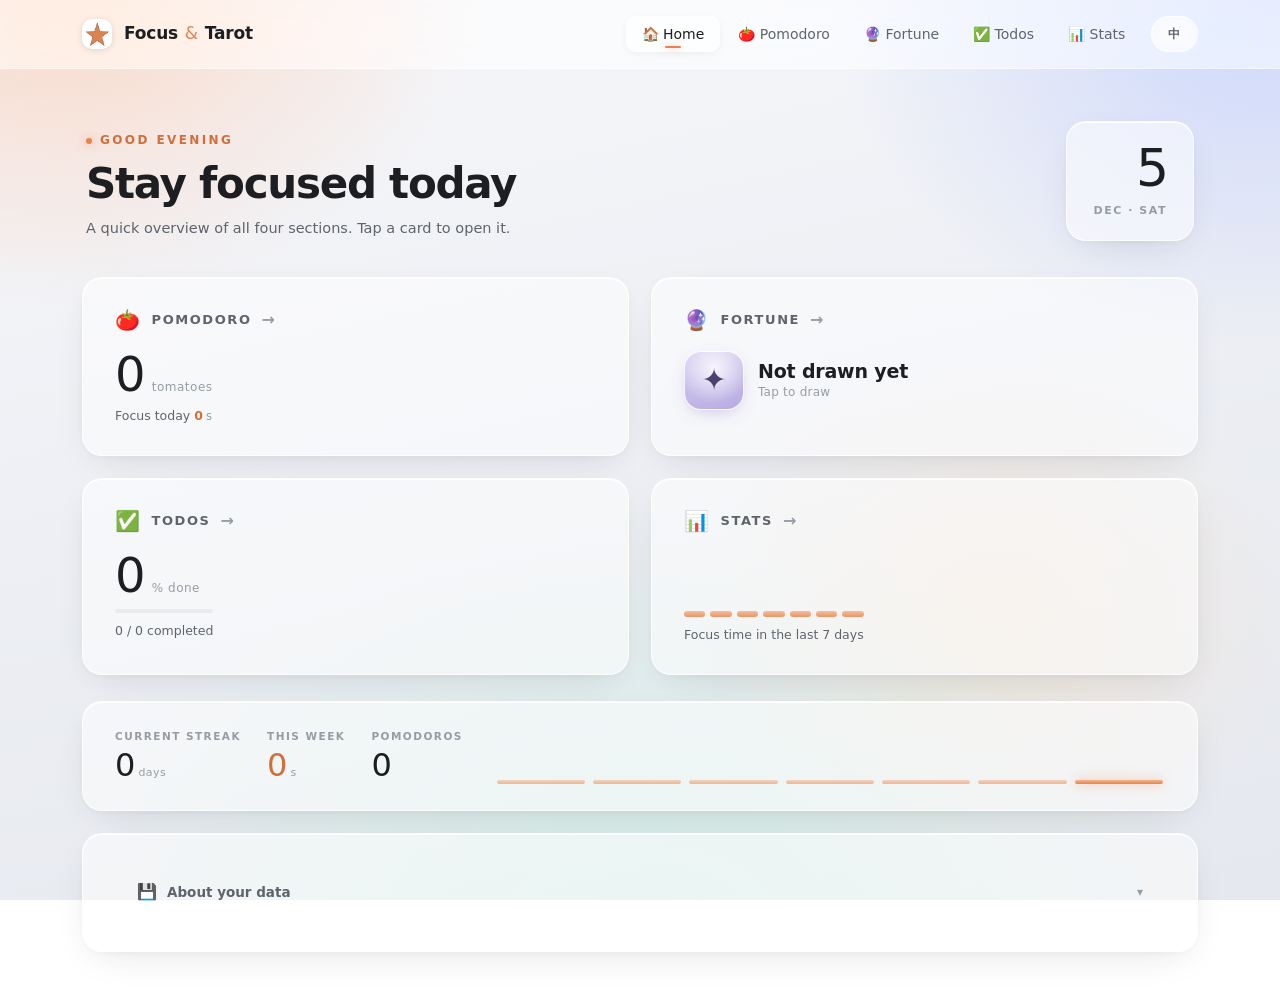
<file: index.html>
<!DOCTYPE html>
<html lang="en">

<head>
    <meta charset="UTF-8">
    <meta name="viewport" content="width=device-width, initial-scale=1.0, viewport-fit=cover">
    <title>Focus & Tarot · Focus Station</title>

    <link rel="manifest" href="./manifest.json">
    <meta name="theme-color" content="#E8834E">
    <meta name="mobile-web-app-capable" content="yes">
    <meta name="apple-mobile-web-app-capable" content="yes">
    <meta name="apple-mobile-web-app-status-bar-style" content="default">
    <meta name="apple-mobile-web-app-title" content="Focus & Tarot">
    <meta name="application-name" content="Focus & Tarot">

    <link rel="icon" type="image/png" sizes="800x800" href="./images/icon-800.png">
    <link rel="apple-touch-icon" sizes="800x800" href="./images/icon-800.png">
    <!-- 分享预览图 -->
    <meta property="og:type" content="website">
    <meta property="og:title" content="Focus & Tarot">
    <meta property="og:description" content="Pomodoro, daily tarot, todos, and focus stats. Everything stays in your browser.">
    <meta property="og:image" content="https://raw.githubusercontent.com/SerickQwQ/Focus-and-Tarot/refs/heads/main/images/og-cover.jpg">
    <meta property="og:image:width" content="1280">
    <meta property="og:image:height" content="719">
    <meta property="og:url" content="https://raw.githubusercontent.com/SerickQwQ/Focus-and-Tarot/refs/heads/main/images">

    <meta name="twitter:card" content="summary_large_image">
    <meta name="twitter:title" content="Focus & Tarot">
    <meta name="twitter:description" content="Pomodoro, daily tarot, todos, and focus stats.">
    <meta name="twitter:image" content="https://raw.githubusercontent.com/SerickQwQ/Focus-and-Tarot/refs/heads/main/images/og-cover.jpg">
    <link rel="stylesheet" href="./css/style.css?v=1">
    <style>
        .splash {
            position: fixed;
            inset: 0;
            z-index: 9999;
            display: flex;
            align-items: center;
            justify-content: center;
            background: radial-gradient(720px 580px at 4% -6%, rgba(255, 186, 148, .55), transparent 62%), radial-gradient(680px 560px at 98% 0%, rgba(172, 190, 255, .52), transparent 62%), radial-gradient(880px 700px at 50% 108%, rgba(178, 238, 214, .42), transparent 65%), linear-gradient(168deg, #F6F7FA 0%, #EDEFF4 48%, #E5E8EE 100%);
            transition: opacity .6s ease, visibility .6s ease;
        }
        
        .splash.hide {
            opacity: 0;
            visibility: hidden;
        }
        
        .splash-inner {
            display: flex;
            flex-direction: column;
            align-items: center;
            gap: 18px;
            padding: 24px;
            text-align: center;
        }
        
        .splash-icon {
            width: 88px;
            height: 88px;
            border-radius: 22px;
            display: block;
            box-shadow: 0 18px 40px -14px rgba(232, 131, 78, .55), 0 2px 10px -2px rgba(31, 33, 36, .14);
            animation: splashIconIn .9s cubic-bezier(.22, .9, .3, 1) both;
        }
        
        .splash-title {
            font-size: 17px;
            font-weight: 700;
            letter-spacing: -.01em;
            color: #1C1E22;
            animation: splashTitleIn .7s .12s cubic-bezier(.22, .9, .3, 1) both;
        }
        
        .splash-title .amp {
            color: #E8834E;
            font-weight: 500;
            margin: 0 1px;
        }
        
        .splash-bar {
            width: 120px;
            height: 3px;
            border-radius: 999px;
            background: rgba(31, 33, 36, .08);
            overflow: hidden;
            animation: splashTitleIn .7s .22s cubic-bezier(.22, .9, .3, 1) both;
        }
        
        .splash-bar-fill {
            height: 100%;
            width: 40%;
            border-radius: 999px;
            background: linear-gradient(90deg, #F5B48A, #D06F3C);
            box-shadow: 0 0 10px rgba(232, 131, 78, .55);
            animation: splashBar 1.1s ease-in-out infinite;
        }
        
        @keyframes splashIconIn {
            from {
                opacity: 0;
                transform: scale(.88) translateY(8px);
            }
            to {
                opacity: 1;
                transform: scale(1) translateY(0);
            }
        }
        
        @keyframes splashTitleIn {
            from {
                opacity: 0;
                transform: translateY(6px);
            }
            to {
                opacity: 1;
                transform: translateY(0);
            }
        }
        
        @keyframes splashBar {
            0% {
                transform: translateX(-100%);
            }
            100% {
                transform: translateX(260%);
            }
        }
        
        @keyframes splashBar {
            0% {
                transform: translateX(-100%);
            }
            100% {
                transform: translateX(260%);
            }
        }
        
        body.splash-lock {
            overflow: hidden;
        }
    </style>
</head>

<body>

    <header class="topbar">
        <div class="splash" id="splash">
            <div class="splash-inner">
                <img class="splash-icon" src="./images/icon-800.png" alt="" width="88" height="88" />
                <div class="splash-title">Focus <span class="amp">&amp;</span> Tarot</div>
                <div class="splash-bar">
                    <div class="splash-bar-fill"></div>
                </div>
            </div>
        </div>
        <div class="topbar-inner">
            <div class="logo">
                <img class="logo-icon" src="./images/icon-800.png" alt="" />
                <span class="logo-text">Focus <span class="amp">&amp;</span> Tarot</span>
            </div>
            <div class="topbar-right">
                <nav class="desktop-nav">
                    <button data-page="home" class="active" data-i18n="navHome">🏠 Home</button>
                    <button data-page="pomodoro" data-i18n="navPomodoro">🍅 Pomodoro</button>
                    <button data-page="fortune" data-i18n="navFortune">🔮 Fortune</button>
                    <button data-page="todos" data-i18n="navTodos">✅ Todos</button>
                    <button data-page="stats" data-i18n="navStats">📊 Stats</button>
                </nav>
                <button class="lang-toggle" id="lang-toggle" type="button" aria-label="Switch language">中</button>
            </div>
        </div>
    </header>

    <main class="app">

        <section id="home" class="page active">

            <div class="home-hero">
                <div class="hero-main">
                    <p class="hero-greeting" id="hero-greeting">Good morning</p>
                    <h1 class="hero-title" id="hero-title" data-i18n="homeTitle">Stay focused today</h1>
                    <p class="hero-sub" data-i18n="homeSub">A quick overview of all four sections. Tap a card to open it.</p>
                </div>
                <div class="hero-date">
                    <div class="hero-day" id="hero-day">10</div>
                    <div class="hero-month" id="hero-month">NOV · MON</div>
                </div>
            </div>

            <div class="overview-grid">
                <button class="overview-card" data-page="pomodoro">
        <div class="ov-head">
          <span class="ov-icon">🍅</span>
          <span class="ov-title" data-i18n="cardPomodoro">Pomodoro</span>
          <span class="ov-arrow">→</span>
        </div>
        <div class="ov-body">
          <div class="ov-big"><span id="ov-tomatoes">0</span><small data-i18n="tomatoCountUnit">tomatoes</small></div>
          <div class="ov-meta"><span data-i18n="focusTodayLabel">Focus today</span> <strong id="ov-minutes">0</strong><small id="ov-minutes-unit" data-i18n="minUnit">min</small></div>
        </div>
      </button>

                <button class="overview-card" data-page="fortune">
        <div class="ov-head">
          <span class="ov-icon">🔮</span>
          <span class="ov-title" data-i18n="cardFortune">Fortune</span>
          <span class="ov-arrow">→</span>
        </div>
        <div class="ov-body">
          <div class="ov-tarot">
            <span class="ov-tarot-symbol" id="ov-tarot-symbol">✦</span>
            <div>
              <div class="ov-tarot-name" id="ov-tarot-name">Not drawn yet</div>
              <div class="ov-tarot-key" id="ov-tarot-key">Tap to draw</div>
            </div>
          </div>
        </div>
      </button>

                <button class="overview-card" data-page="todos">
        <div class="ov-head">
          <span class="ov-icon">✅</span>
          <span class="ov-title" data-i18n="cardTodos">Todos</span>
          <span class="ov-arrow">→</span>
        </div>
        <div class="ov-body">
          <div class="ov-big"><span id="ov-rate">0</span><small data-i18n="percentComplete">% done</small></div>
          <div class="ov-progress"><div id="ov-progress-fill"></div></div>
          <div class="ov-meta" id="ov-todo-meta">0 / 0 completed</div>
        </div>
      </button>

                <button class="overview-card" data-page="stats">
        <div class="ov-head">
          <span class="ov-icon">📊</span>
          <span class="ov-title" data-i18n="cardStats">Stats</span>
          <span class="ov-arrow">→</span>
        </div>
        <div class="ov-body">
          <div class="ov-mini-chart" id="ov-mini-chart"></div>
          <div class="ov-meta" data-i18n="last7Days">Focus time in the last 7 days</div>
        </div>
      </button>
            </div>

            <div class="card week-card">
                <div class="week-strip">
                    <div class="week-stat-row">
                        <div class="week-stat">
                            <span class="week-stat-label" data-i18n="weekStreak">Current streak</span>
                            <span class="week-stat-val"><span id="week-streak">0</span><small data-i18n="dayUnit">days</small></span>
                        </div>
                        <div class="week-stat">
                            <span class="week-stat-label" data-i18n="weekTotal">This week</span>
                            <span class="week-stat-val accent"><span id="week-total">0</span><small id="week-total-unit" data-i18n="minUnit">min</small></span>
                        </div>
                        <div class="week-stat">
                            <span class="week-stat-label" data-i18n="weekTomato">Pomodoros</span>
                            <span class="week-stat-val"><span id="week-tomato">0</span><small data-i18n="countUnit"></small></span>
                        </div>
                    </div>
                    <div class="week-chart" id="week-chart"></div>
                </div>
            </div>

            <details class="card privacy-card">
                <summary class="privacy-summary">
                    <span class="privacy-ico">💾</span>
                    <span class="privacy-title only-zh">关于数据保存</span>
                    <span class="privacy-title only-en">About your data</span>
                    <span class="privacy-arrow">▾</span>
                </summary>
                <div class="privacy-body">
                    <div class="only-zh">
                        <p>本站数据全部保存在你的浏览器本地（localStorage），没有服务器，也不会上传到任何地方。</p>
                        <p class="privacy-sub">✅ 这些操作不会清空数据</p>
                        <ul>
                            <li>刷新页面，关闭后再打开同一地址</li>
                            <li>站内切换页面、切换语言、开关静音</li>
                            <li>删除单条待办（只影响那一条）</li>
                        </ul>
                        <p class="privacy-sub">⚠️ 这些操作会清空待办和专注记录</p>
                        <ul>
                            <li>浏览器「清除浏览数据」时勾选了网站数据 / Cookie</li>
                            <li>F12 开发者工具里删除本页的 Local Storage</li>
                            <li>无痕 / 隐私模式，关闭窗口后数据即丢弃</li>
                        </ul>
                        <p class="privacy-sub">⚠️ 数据还在，但看不到</p>
                        <ul>
                            <li>换浏览器或换设备（各存各的，不同步）</li>
                            <li>换访问地址：本地文件、localhost、GitHub Pages 域名互相隔离，看起来像数据没了，其实各自还在原来的地址</li>
                            <li>仓库改名导致 GitHub Pages 地址变化，也会被视为新地址</li>
                        </ul>
                        <p class="privacy-tip">💡 重要数据建议定期手动备份；用同一个浏览器、同一个地址访问，数据才是连续的。</p>
                    </div>
                    <div class="only-en">
                        <p>All data is stored locally in your browser (localStorage). No server, no uploads.</p>
                        <p class="privacy-sub">✅ These won't erase your data</p>
                        <ul>
                            <li>Refreshing, or closing and reopening the same URL</li>
                            <li>Switching pages, language or sound on this site</li>
                            <li>Deleting a single todo (only removes that one)</li>
                        </ul>
                        <p class="privacy-sub">⚠️ These will erase your todos and focus records</p>
                        <ul>
                            <li>Browser "Clear browsing data" with site data / cookies checked</li>
                            <li>Deleting this site's Local Storage via DevTools (F12)</li>
                            <li>Using incognito mode — data is dropped when the window closes</li>
                        </ul>
                        <p class="privacy-sub">⚠️ Data still exists but you can't see it</p>
                        <ul>
                            <li>Switching to another browser or device (each keeps its own copy)</li>
                            <li>Switching URL: file://, localhost, and the GitHub Pages domain are separate origins — it looks like data vanished, but each origin keeps its own copy</li>
                            <li>Renaming the repo changes the Pages URL, which is also treated as a new origin</li>
                        </ul>
                        <p class="privacy-tip">💡 Back up important data regularly. Use the same browser and same URL for continuity.</p>
                    </div>
                </div>
            </details>

        </section>

        <section id="pomodoro" class="page">
            <div class="page-head">
                <h1 data-i18n="pomodoroTitle">Pomodoro</h1>
                <p class="sub" data-i18n="pomodoroSub">Focus for a while, then take a good break.</p>
            </div>

            <div class="grid-2">
                <div class="card timer-card">
                    <div class="mode-tabs">
                        <button class="mode-tab active" data-mode="focus" data-i18n="focusMode">Focus</button>
                        <button class="mode-tab" data-mode="short" data-i18n="shortMode">Short break</button>
                        <button class="mode-tab" data-mode="long" data-i18n="longMode">Long break</button>
                    </div>
                    <div class="timer-wrap">
                        <svg class="timer-ring" viewBox="0 0 200 200" aria-hidden="true">
            <circle class="ring-bg" cx="100" cy="100" r="90"></circle>
            <circle class="ring-fg" id="ring-fg" cx="100" cy="100" r="90"></circle>
          </svg>
                        <div class="timer-text">
                            <div id="timer-display">25:00</div>
                            <div id="timer-label">Focusing</div>
                        </div>
                    </div>
                    <div class="timer-actions">
                        <button class="btn" id="btn-start">Start</button>
                        <button class="btn secondary" id="btn-reset" data-i18n="reset">Reset</button>
                    </div>
                </div>

                <div class="card">
                    <h2 data-i18n="currentFocus">This session</h2>
                    <label class="field-label" for="todo-select" data-i18n="linkTodo">Link a todo (optional)</label>
                    <select class="select" id="todo-select">
          <option value="" data-i18n="noLink">None</option>
        </select>

                    <div class="today-pill">
                        <span data-i18n="todayCompleted">Completed today</span>
                        <strong><span id="today-count">0</span><span data-i18n="tomatoUnit"> tomatoes</span></strong>
                    </div>

                    <div class="sound-row">
                        <span class="sound-label" data-i18n="soundLabel">End chime</span>
                        <button class="sound-toggle" id="sound-toggle" type="button" aria-label="Toggle sound">
            <span id="sound-icon">🔔</span>
            <span id="sound-text" data-i18n="soundOn">On</span>
          </button>
                    </div>

                    <p class="hint" data-i18n="focusHint">After a focus session, it will be recorded on the stats page and the linked todo gets +1 🍅</p>
                </div>
            </div>

            <div class="card duration-card">
                <h2 data-i18n="customDuration">Custom durations</h2>
                <div class="duration-grid">
                    <label>
          <span class="field-label" data-i18n="durationFocus">Focus (sec)</span>
          <input class="input" type="number" id="dur-focus" min="1" max="10800" step="1" value="1500" inputmode="numeric">
        </label>
                    <label>
          <span class="field-label" data-i18n="durationShort">Short break (sec)</span>
          <input class="input" type="number" id="dur-short" min="1" max="3600" step="1" value="300" inputmode="numeric">
        </label>
                    <label>
          <span class="field-label" data-i18n="durationLong">Long break (sec)</span>
          <input class="input" type="number" id="dur-long" min="1" max="3600" step="1" value="900" inputmode="numeric">
        </label>
                </div>
                <div class="duration-actions">
                    <button class="btn" id="btn-save-duration" data-i18n="saveSettings">Save</button>
                    <button class="btn secondary" id="btn-reset-duration" data-i18n="resetDefault">Reset to defaults</button>
                </div>
                <p class="hint" data-i18n="durationHint">Focus 1–10800 sec (up to 180 min), breaks 1–3600 sec (up to 60 min). Saving will reset the current timer if it's running.</p>
            </div>
        </section>

        <section id="fortune" class="page">
            <div class="page-head">
                <h1 data-i18n="fortuneTitle">Today's Fortune</h1>
                <p class="sub" data-i18n="fortuneSub">Draw one tarot card a day to check today's energy.</p>
            </div>

            <div class="card tarot-card-wrap">
                <div class="tarot-wrap">
                    <div class="tarot-card" id="tarot-card">
                        <div class="tarot-face tarot-back">
                            <span>✦</span><span>✦</span><span>✦</span>
                        </div>
                        <div class="tarot-face tarot-front">
                            <img class="tarot-img" id="tarot-img" alt="" />
                            <div class="tarot-front-label">
                                <div class="tarot-front-name" id="tarot-name"></div>
                                <div class="tarot-front-en" id="tarot-en"></div>
                            </div>
                        </div>
                    </div>
                </div>
                <button class="btn" id="btn-draw">Draw a card</button>
                <p class="tarot-daily-hint" id="tarot-daily-hint" hidden>You've already drawn today. Come back tomorrow.</p>
            </div>

            <div class="card reading-card">
                <h2 data-i18n="readingTitle">Interpretation</h2>
                <p class="keywords" id="tarot-keywords">Tap the button above to draw today's card.</p>
                <p class="reading" id="tarot-reading"></p>
            </div>
        </section>

        <section id="todos" class="page">
            <div class="page-head">
                <h1 data-i18n="todosTitle">Todo List</h1>
                <p class="sub" data-i18n="todosSub">Write down what you need to do and link it during focus.</p>
            </div>

            <div class="card">
                <div class="todo-input-row">
                    <input class="input" id="todo-input" type="text" maxlength="60" data-i18n-placeholder="todoPlaceholder" placeholder="What do you need to finish?">
                    <button class="btn" id="btn-add" data-i18n="addBtn">Add</button>
                </div>
                <div class="progress-line">
                    <div class="progress-track">
                        <div class="progress-fill" id="todo-progress-fill"></div>
                    </div>
                    <span id="todo-progress-text">0%</span>
                </div>
                <ul class="todo-list" id="todo-list"></ul>
                <p class="empty" id="todo-empty" data-i18n="emptyTodo">No todos yet. Add one to get started.</p>
            </div>
        </section>

        <section id="stats" class="page">
            <div class="page-head">
                <h1 data-i18n="statsTitle">Today's Overview</h1>
                <p class="sub" data-i18n="statsSub">A clear view of focus and completion.</p>
            </div>

            <div class="stat-grid">
                <div class="card stat-card">
                    <span class="stat-label" data-i18n="statFocusToday">Focus today</span>
                    <strong><span id="stat-minutes">0</span><small id="stat-minutes-unit" data-i18n="minUnit">min</small></strong>
                </div>
                <div class="card stat-card">
                    <span class="stat-label" data-i18n="statPomodorosToday">Pomodoros today</span>
                    <strong><span id="stat-tomatoes">0</span><small data-i18n="tomatoCountUnit">tomatoes</small></strong>
                </div>
                <div class="card stat-card">
                    <span class="stat-label" data-i18n="statTodoRate">Todo completion</span>
                    <strong><span id="stat-rate">0</span><small>%</small></strong>
                </div>
            </div>

            <div class="grid-2">
                <div class="card">
                    <h2 data-i18n="statLast7">Focus in last 7 days</h2>
                    <div class="bar-chart" id="bar-chart"></div>
                </div>
                <div class="card donut-card">
                    <h2 data-i18n="statTodoStatus">Todo completion</h2>
                    <div class="donut" id="donut-rate" style="--p:0">
                        <div class="donut-inner" id="donut-rate-text">0%</div>
                    </div>
                </div>
            </div>
        </section>

    </main>

    <nav class="mobile-nav">
        <button data-page="home" class="active"><span class="ico">🏠</span><span data-i18n="navHomeM">Home</span></button>
        <button data-page="pomodoro"><span class="ico">🍅</span><span data-i18n="navPomodoroM">Pomo</span></button>
        <button data-page="fortune"><span class="ico">🔮</span><span data-i18n="navFortuneM">Tarot</span></button>
        <button data-page="todos"><span class="ico">✅</span><span data-i18n="navTodosM">Todo</span></button>
        <button data-page="stats"><span class="ico">📊</span><span data-i18n="navStatsM">Stats</span></button>
    </nav>

    <div class="toast" id="toast"></div>

    <audio id="audio-focus-end" src="./audio/focus-end.mp3" preload="auto"></audio>
    <audio id="audio-break-end" src="./audio/break-end.mp3" preload="auto"></audio>

    <script src="./js/app.js?v=1"></script>
</body>

</html>
</file>
<file: css/style.css>
:root {
       --text: #1C1E22;
       --text-dim: #5F646C;
       --text-faint: #969CA4;
       --accent: #E8834E;
       --accent-soft: #F5B48A;
       --accent-deep: #D06F3C;
       --violet: #8B7BC7;
       --mint: #5BA88A;
       --glass: rgba(255, 255, 255, .52);
       --glass-hover: rgba(255, 255, 255, .64);
       --glass-border: rgba(255, 255, 255, .75);
       --glass-border-dim: rgba(255, 255, 255, .45);
       --glass-inset: inset 0 1px 0 rgba(255, 255, 255, .95);
       --line: rgba(31, 33, 36, .06);
       --track: rgba(31, 33, 36, .055);
       --shadow-card: 0 12px 40px -16px rgba(31, 33, 36, .16), 0 2px 8px -2px rgba(31, 33, 36, .06);
       --shadow-lift: 0 24px 60px -20px rgba(31, 33, 36, .22), 0 6px 16px -6px rgba(31, 33, 36, .10);
       --radius: 20px;
       --radius-sm: 13px;
       --blur: 28px;
       --maxw: 1120px;
   }
   
   * {
       box-sizing: border-box;
   }
   
   html {
       -webkit-text-size-adjust: 100%;
       text-size-adjust: 100%;
   }
   
   html,
   body {
       margin: 0;
       padding: 0;
       overflow-x: hidden;
   }
   
   body {
       color: var(--text);
       font-family: "Inter", system-ui, -apple-system, "Segoe UI", "PingFang SC", "Microsoft YaHei", sans-serif;
       font-size: 16px;
       line-height: 1.6;
       min-height: 100vh;
       min-height: 100dvh;
       -webkit-tap-highlight-color: transparent;
       -webkit-font-smoothing: antialiased;
       -moz-osx-font-smoothing: grayscale;
       background: radial-gradient(720px 580px at 4% -6%, rgba(255, 186, 148, .55), transparent 62%), radial-gradient(680px 560px at 98% 0%, rgba(172, 190, 255, .52), transparent 62%), radial-gradient(880px 700px at 50% 108%, rgba(178, 238, 214, .42), transparent 65%), radial-gradient(500px 400px at 78% 68%, rgba(255, 220, 180, .35), transparent 62%), linear-gradient(168deg, #F6F7FA 0%, #EDEFF4 48%, #E5E8EE 100%);
       background-attachment: fixed;
   }
   
   h1,
   h2,
   p {
       margin: 0;
   }
   
   h1 {
       font-size: 26px;
       line-height: 1.25;
       font-weight: 700;
       letter-spacing: -.02em;
   }
   
   h2 {
       font-size: 13px;
       margin-bottom: 16px;
       font-weight: 600;
       letter-spacing: .02em;
       color: var(--text-dim);
   }
   
   button {
       font-family: inherit;
   }
   
   [hidden] {
       display: none !important;
   }
   
   button,
   .btn,
   .overview-card,
   .todo-check,
   .todo-del,
   .mode-tab,
   .mobile-nav button,
   .desktop-nav button,
   .input,
   .select,
   .lang-toggle,
   .sound-toggle {
       touch-action: manipulation;
       -webkit-user-select: none;
       user-select: none;
   }
   
   @supports not ((backdrop-filter: blur(1px)) or (-webkit-backdrop-filter: blur(1px))) {
       .card,
       .overview-card,
       .topbar,
       .mobile-nav,
       .toast,
       .hero-date {
           background: rgba(255, 255, 255, .92);
       }
   }
   /* ---------- 顶部栏 ---------- */
   
   .topbar {
       position: sticky;
       top: 0;
       z-index: 50;
       background: rgba(255, 255, 255, .55);
       backdrop-filter: blur(24px) saturate(180%);
       -webkit-backdrop-filter: blur(24px) saturate(180%);
       border-bottom: 1px solid var(--glass-border-dim);
   }
   
   .topbar-inner {
       max-width: var(--maxw);
       margin: 0 auto;
       padding: 14px 20px;
       display: flex;
       align-items: center;
       justify-content: space-between;
       gap: 14px;
   }
   
   .topbar-right {
       display: flex;
       align-items: center;
       gap: 10px;
       min-width: 0;
   }
   
   .logo {
       display: flex;
       align-items: center;
       gap: 10px;
       font-weight: 700;
       font-size: 16px;
       letter-spacing: -.01em;
       white-space: nowrap;
       color: var(--text);
   }
   
   .logo .amp {
       color: var(--accent);
       font-weight: 500;
       margin: 0 1px;
   }
   
   .logo-icon {
       width: 28px;
       height: 28px;
       border-radius: 9px;
       flex-shrink: 0;
       display: block;
       object-fit: cover;
       filter: drop-shadow(0 1px 3px rgba(0, 0, 0, .12));
   }
   
   .desktop-nav {
       display: flex;
       gap: 2px;
   }
   
   .desktop-nav button {
       position: relative;
       border: 0;
       background: none;
       padding: 9px 14px;
       border-radius: 10px;
       font-size: 14px;
       font-weight: 500;
       color: var(--text-dim);
       cursor: pointer;
       transition: color .2s, background .2s, transform .15s;
   }
   
   .desktop-nav button.active {
       color: var(--text);
       background: rgba(255, 255, 255, .65);
       box-shadow: 0 1px 0 rgba(255, 255, 255, .9) inset, 0 2px 8px -2px rgba(31, 33, 36, .08);
   }
   
   .desktop-nav button.active::after {
       content: '';
       position: absolute;
       left: 50%;
       bottom: 4px;
       transform: translateX(-50%);
       width: 16px;
       height: 2px;
       border-radius: 2px;
       background: var(--accent);
       box-shadow: 0 0 8px rgba(232, 131, 78, .55);
   }
   
   .desktop-nav button:active {
       transform: scale(.97);
   }
   
   .lang-toggle {
       min-width: 46px;
       height: 34px;
       padding: 0 14px;
       border: 1px solid var(--glass-border);
       border-radius: 999px;
       background: rgba(255, 255, 255, .5);
       backdrop-filter: blur(12px);
       -webkit-backdrop-filter: blur(12px);
       color: var(--text-dim);
       font-size: 12px;
       font-weight: 600;
       letter-spacing: .06em;
       cursor: pointer;
       flex-shrink: 0;
       transition: color .2s, border-color .2s, transform .15s, background .2s;
   }
   
   .lang-toggle:active {
       transform: scale(.94);
   }
   /* ---------- 主体 ---------- */
   
   .app {
       max-width: var(--maxw);
       margin: 0 auto;
       padding: 28px 20px 48px;
   }
   
   .page {
       display: none;
   }
   
   .page.active {
       display: block;
   }
   
   .page> :last-child {
       margin-bottom: 0 !important;
   }
   
   @keyframes pageIn {
       from {
           opacity: 0;
           transform: translateY(12px);
       }
       to {
           opacity: 1;
           transform: translateY(0);
       }
   }
   
   .page.active {
       animation: pageIn .4s cubic-bezier(.22, .9, .3, 1) both;
   }
   
   @keyframes cardIn {
       from {
           opacity: 0;
           transform: translateY(14px);
       }
       to {
           opacity: 1;
           transform: translateY(0);
       }
   }
   
   .page.active .card,
   .page.active .overview-card,
   .page.active .hero-main,
   .page.active .hero-date {
       animation: cardIn .55s cubic-bezier(.22, .9, .3, 1) both;
   }
   
   .page-head {
       margin-bottom: 22px;
   }
   
   .page-head .sub {
       color: var(--text-dim);
       font-size: 14px;
       margin-top: 6px;
   }
   
   .card {
       background: var(--glass);
       backdrop-filter: blur(var(--blur)) saturate(180%);
       -webkit-backdrop-filter: blur(var(--blur)) saturate(180%);
       border: 1px solid var(--glass-border);
       box-shadow: var(--shadow-card), var(--glass-inset);
       border-radius: var(--radius);
       padding: 24px;
       margin-bottom: 18px;
   }
   
   .grid-2 {
       display: grid;
       gap: 18px;
       margin-bottom: 20px;
   }
   
   .grid-2>.card {
       margin-bottom: 0;
   }
   
   @media (min-width: 769px) {
       .grid-2 {
           grid-template-columns: 1fr 1fr;
       }
   }
   /* ---------- 按钮 ---------- */
   
   .btn {
       min-height: 46px;
       padding: 0 24px;
       border: 0;
       border-radius: 999px;
       background: #23252A;
       color: #FFFFFF;
       font-size: 14.5px;
       font-weight: 600;
       letter-spacing: .005em;
       cursor: pointer;
       box-shadow: 0 8px 20px -8px rgba(31, 33, 36, .45), inset 0 1px 0 rgba(255, 255, 255, .14);
       transition: transform .15s, box-shadow .25s, filter .2s;
   }
   
   .btn:active {
       transform: scale(.975);
   }
   
   .btn.secondary {
       background: rgba(255, 255, 255, .55);
       backdrop-filter: blur(12px);
       -webkit-backdrop-filter: blur(12px);
       color: var(--text);
       border: 1px solid var(--glass-border);
       box-shadow: var(--glass-inset);
   }
   
   .btn:disabled {
       opacity: .4;
       cursor: default;
       box-shadow: none;
       filter: grayscale(.3);
       transform: none;
   }
   
   .input,
   .select {
       width: 100%;
       min-height: 46px;
       border: 1px solid var(--glass-border);
       border-radius: var(--radius-sm);
       padding: 0 14px;
       font-size: 14.5px;
       font-family: inherit;
       background: rgba(255, 255, 255, .55);
       backdrop-filter: blur(12px);
       -webkit-backdrop-filter: blur(12px);
       color: var(--text);
       outline: none;
       box-shadow: var(--glass-inset);
       transition: border-color .2s, box-shadow .2s, background .2s;
   }
   
   .input:focus,
   .select:focus {
       background: rgba(255, 255, 255, .78);
       border-color: rgba(232, 131, 78, .55);
       box-shadow: 0 0 0 4px rgba(232, 131, 78, .13), var(--glass-inset);
   }
   
   .input::placeholder {
       color: var(--text-faint);
   }
   
   .select {
       appearance: none;
       -webkit-appearance: none;
       padding-right: 42px;
       background-image: url("data:image/svg+xml,%3Csvg xmlns='http://www.w3.org/2000/svg' width='12' height='8' viewBox='0 0 12 8'%3E%3Cpath d='M1 1l5 5 5-5' stroke='%235F646C' stroke-width='1.6' fill='none' stroke-linecap='round' stroke-linejoin='round'/%3E%3C/svg%3E");
       background-repeat: no-repeat;
       background-position: right 16px center;
   }
   
   .select option {
       background: #FFFFFF;
       color: var(--text);
   }
   
   .field-label {
       display: block;
       font-size: 12px;
       font-weight: 500;
       letter-spacing: .02em;
       color: var(--text-dim);
       margin-bottom: 8px;
   }
   
   .hint {
       font-size: 12.5px;
       line-height: 1.7;
       color: var(--text-faint);
       margin-top: 16px;
   }
   
   .duration-card {
       margin-top: 0;
   }
   
   .duration-grid {
       display: grid;
       grid-template-columns: 1fr 1fr 1fr;
       gap: 14px;
       margin-bottom: 18px;
   }
   
   @media (max-width: 520px) {
       .duration-grid {
           grid-template-columns: 1fr;
       }
   }
   
   .duration-actions {
       display: flex;
       gap: 10px;
       flex-wrap: wrap;
   }
   
   .duration-actions .btn {
       flex: 1;
       min-width: 120px;
   }
   /* ============================================================
     首页 Hero
     ============================================================ */
   
   .home-hero {
       display: grid;
       grid-template-columns: 1fr auto;
       gap: 24px;
       align-items: end;
       padding: 8px 4px 28px;
   }
   
   @media (max-width: 768px) {
       .home-hero {
           grid-template-columns: 1fr;
           gap: 16px;
           padding: 4px 0 20px;
       }
   }
   
   .hero-main {
       min-width: 0;
   }
   
   .hero-greeting {
       font-size: 12px;
       font-weight: 600;
       color: var(--accent-deep);
       letter-spacing: .2em;
       text-transform: uppercase;
       margin-bottom: 10px;
       display: inline-flex;
       align-items: center;
       gap: 8px;
   }
   
   .hero-greeting::before {
       content: '';
       display: inline-block;
       width: 6px;
       height: 6px;
       border-radius: 50%;
       background: var(--accent);
       box-shadow: 0 0 10px rgba(232, 131, 78, .7);
   }
   
   .hero-title {
       font-size: clamp(30px, 4.4vw, 42px);
       font-weight: 700;
       letter-spacing: -.03em;
       line-height: 1.12;
       color: var(--text);
   }
   
   .hero-sub {
       color: var(--text-dim);
       font-size: 14.5px;
       margin-top: 10px;
       max-width: 480px;
   }
   
   .hero-date {
       text-align: right;
       min-width: 108px;
       padding: 16px 22px;
       border-radius: var(--radius);
       background: var(--glass);
       backdrop-filter: blur(var(--blur)) saturate(180%);
       -webkit-backdrop-filter: blur(var(--blur)) saturate(180%);
       border: 1px solid var(--glass-border);
       box-shadow: var(--shadow-card), var(--glass-inset);
   }
   
   .hero-day {
       font-size: 44px;
       font-weight: 200;
       letter-spacing: -.04em;
       line-height: 1;
       color: var(--text);
       font-variant-numeric: tabular-nums;
   }
   
   .hero-month {
       font-size: 11px;
       font-weight: 600;
       color: var(--text-faint);
       letter-spacing: .14em;
       text-transform: uppercase;
       margin-top: 8px;
   }
   
   @media (max-width: 768px) {
       .hero-date {
           text-align: left;
           display: flex;
           align-items: baseline;
           gap: 14px;
           padding: 14px 18px;
           min-width: 0;
       }
       .hero-day {
           font-size: 36px;
       }
       .hero-month {
           margin-top: 0;
       }
   }
   /* ============================================================
     首页四卡
     ============================================================ */
   
   .overview-grid {
       display: grid;
       grid-template-columns: 1fr;
       gap: 16px;
   }
   
   @media (min-width: 769px) {
       .overview-grid {
           grid-template-columns: 1fr 1fr;
           gap: 18px;
       }
   }
   
   .overview-card {
       position: relative;
       display: flex;
       flex-direction: column;
       gap: 16px;
       text-align: left;
       background: var(--glass);
       backdrop-filter: blur(var(--blur)) saturate(180%);
       -webkit-backdrop-filter: blur(var(--blur)) saturate(180%);
       border: 1px solid var(--glass-border);
       box-shadow: var(--shadow-card), var(--glass-inset);
       border-radius: var(--radius);
       padding: 24px;
       cursor: pointer;
       font-family: inherit;
       color: var(--text);
       overflow: hidden;
       transition: transform .3s cubic-bezier(.22, .9, .3, 1), box-shadow .3s cubic-bezier(.22, .9, .3, 1), background .3s, border-color .3s;
   }
   
   .overview-card::before {
       content: '';
       position: absolute;
       top: -60%;
       right: -30%;
       width: 260px;
       height: 260px;
       border-radius: 50%;
       background: radial-gradient(circle, rgba(232, 131, 78, .22), transparent 70%);
       opacity: 0;
       transition: opacity .35s;
       pointer-events: none;
   }
   
   .ov-head {
       display: flex;
       align-items: center;
       gap: 10px;
       font-size: 12.5px;
       font-weight: 600;
       letter-spacing: .12em;
       color: var(--text-dim);
       text-transform: uppercase;
   }
   
   .ov-icon {
       font-size: 18px;
       line-height: 1;
   }
   
   .ov-title {
       flex: 1;
   }
   
   .ov-arrow {
       color: var(--text-faint);
       font-size: 16px;
       transition: transform .3s, color .3s;
   }
   
   .ov-body {
       display: flex;
       flex-direction: column;
       gap: 10px;
   }
   
   .ov-big {
       font-size: 40px;
       font-weight: 300;
       letter-spacing: -.035em;
       color: var(--text);
       line-height: 1;
       font-variant-numeric: tabular-nums;
   }
   
   .ov-big small {
       font-size: 12px;
       font-weight: 500;
       letter-spacing: .04em;
       color: var(--text-faint);
       margin-left: 8px;
   }
   
   .ov-meta {
       font-size: 12.5px;
       color: var(--text-dim);
   }
   
   .ov-meta strong {
       color: var(--accent-deep);
       font-weight: 600;
   }
   
   .ov-meta small {
       color: var(--text-faint);
       font-size: 11.5px;
       margin-left: 3px;
   }
   
   .ov-progress {
       height: 4px;
       border-radius: 999px;
       background: var(--track);
       overflow: hidden;
   }
   
   .ov-progress>div {
       height: 100%;
       width: 0;
       border-radius: 999px;
       background: linear-gradient(90deg, var(--accent), var(--accent-soft));
       box-shadow: 0 0 10px rgba(232, 131, 78, .5);
       transition: width .7s cubic-bezier(.22, .9, .3, 1);
   }
   
   .ov-tarot {
       display: flex;
       align-items: center;
       gap: 14px;
   }
   
   .ov-tarot-symbol {
       font-size: 26px;
       line-height: 1;
       width: 54px;
       height: 54px;
       border-radius: 15px;
       background: radial-gradient(circle at 50% 30%, rgba(255, 255, 255, .85), transparent 70%), linear-gradient(160deg, #D8D0F0, #B7ABE2);
       border: 1px solid rgba(255, 255, 255, .85);
       color: #4A4170;
       display: grid;
       place-items: center;
       flex-shrink: 0;
       box-shadow: 0 6px 18px -6px rgba(139, 123, 199, .45), var(--glass-inset);
       transition: transform .4s, box-shadow .3s;
       background-size: cover;
       background-position: center;
   }
   
   .ov-tarot-name {
       font-size: 17px;
       font-weight: 600;
       letter-spacing: -.01em;
   }
   
   .ov-tarot-key {
       font-size: 12px;
       color: var(--text-faint);
       margin-top: 3px;
       letter-spacing: .02em;
   }
   
   .ov-mini-chart {
       display: flex;
       align-items: flex-end;
       gap: 5px;
       height: 54px;
   }
   
   .ov-mini-bar {
       flex: 1;
       min-height: 6px;
       border-radius: 3px;
       background: linear-gradient(180deg, var(--accent-soft), var(--accent));
       opacity: .85;
       transition: height .6s cubic-bezier(.22, .9, .3, 1);
   }
   /* ============================================================
     首页本周概览
     ============================================================ */
   
   .week-card {
       padding: 22px 24px;
       margin-top: 20px;
   }
   
   .week-strip {
       display: grid;
       grid-template-columns: 1fr;
       gap: 18px;
       align-items: center;
   }
   
   @media (min-width: 769px) {
       .week-strip {
           grid-template-columns: auto 1fr;
           gap: 32px;
       }
   }
   
   .week-stat-row {
       display: flex;
       gap: 26px;
       flex-wrap: wrap;
   }
   
   .week-stat {
       display: flex;
       flex-direction: column;
       gap: 4px;
   }
   
   .week-stat-label {
       font-size: 10.5px;
       font-weight: 600;
       letter-spacing: .14em;
       color: var(--text-faint);
       text-transform: uppercase;
   }
   
   .week-stat-val {
       font-size: 28px;
       font-weight: 300;
       letter-spacing: -.03em;
       color: var(--text);
       line-height: 1.1;
       font-variant-numeric: tabular-nums;
   }
   
   .week-stat-val small {
       font-size: 11px;
       font-weight: 500;
       color: var(--text-faint);
       margin-left: 4px;
       letter-spacing: .04em;
   }
   
   .week-stat-val.accent {
       color: var(--accent-deep);
   }
   
   .week-chart {
       display: flex;
       align-items: flex-end;
       gap: 8px;
       height: 48px;
       padding: 0 2px;
   }
   
   .week-bar-wrap {
       flex: 1;
       height: 100%;
       display: flex;
       align-items: flex-end;
       min-width: 0;
   }
   
   .week-bar {
       width: 100%;
       min-height: 4px;
       border-radius: 4px;
       background: linear-gradient(180deg, var(--accent-soft), var(--accent));
       opacity: .55;
       transition: height .7s cubic-bezier(.22, .9, .3, 1), opacity .3s;
   }
   
   .week-bar.today {
       opacity: 1;
       box-shadow: 0 0 12px rgba(232, 131, 78, .55);
   }
   
   @media (max-width: 768px) {
       .week-card {
           padding: 18px 20px;
           margin-top: 16px;
       }
       .week-stat-row {
           gap: 20px;
       }
       .week-stat-val {
           font-size: 24px;
       }
       .week-chart {
           height: 42px;
           gap: 6px;
       }
   }
   /* ============================================================
     数据说明折叠卡
     ============================================================ */
   
   .privacy-card {
       padding: 0;
       overflow: hidden;
       margin-top: 20px;
   }
   
   .privacy-summary {
       display: flex;
       align-items: center;
       gap: 10px;
       padding: 16px 22px;
       cursor: pointer;
       list-style: none;
       font-size: 13.5px;
       font-weight: 600;
       color: var(--text-dim);
       -webkit-user-select: none;
       user-select: none;
       transition: color .2s, background .2s;
   }
   
   .privacy-summary::-webkit-details-marker {
       display: none;
   }
   
   .privacy-summary:hover {
       color: var(--text);
       background: rgba(255, 255, 255, .4);
   }
   
   .privacy-ico {
       font-size: 16px;
       line-height: 1;
   }
   
   .privacy-title {
       flex: 1;
   }
   
   .privacy-arrow {
       font-size: 12px;
       color: var(--text-faint);
       transition: transform .25s;
   }
   
   .privacy-card[open] .privacy-arrow {
       transform: rotate(180deg);
   }
   
   .privacy-card[open] .privacy-summary {
       color: var(--text);
   }
   
   .privacy-body {
       padding: 0 22px 20px;
       font-size: 13.5px;
       line-height: 1.75;
       color: var(--text-dim);
   }
   
   .privacy-body p {
       margin: 10px 0 6px;
   }
   
   .privacy-body p:first-child {
       margin-top: 0;
   }
   
   .privacy-sub {
       font-size: 12.5px;
       font-weight: 600;
       color: var(--text);
       margin-top: 16px !important;
   }
   
   .privacy-body ul {
       margin: 6px 0 0;
       padding-left: 18px;
   }
   
   .privacy-body li {
       margin: 3px 0;
   }
   
   .privacy-tip {
       margin-top: 16px !important;
       padding: 10px 12px;
       border-radius: 10px;
       background: rgba(232, 131, 78, .08);
       border: 1px solid rgba(232, 131, 78, .16);
       color: var(--text);
       font-size: 12.5px;
   }
   /* 语言切换：只显示当前语言那一版 */
   
   html[lang="zh-CN"] .only-en {
       display: none;
   }
   
   html[lang="en"] .only-zh {
       display: none;
   }
   /* ============================================================
     番茄钟
     ============================================================ */
   
   .mode-tabs {
       display: flex;
       gap: 4px;
       background: rgba(31, 33, 36, .055);
       border-radius: 999px;
       padding: 4px;
       margin-bottom: 28px;
   }
   
   .mode-tab {
       flex: 1;
       border: 0;
       background: none;
       padding: 9px 0;
       border-radius: 999px;
       font-size: 13.5px;
       font-weight: 500;
       color: var(--text-dim);
       cursor: pointer;
       transition: background .25s, color .25s, box-shadow .25s;
       min-height: 38px;
   }
   
   .mode-tab.active {
       background: #FFFFFF;
       color: var(--text);
       font-weight: 600;
       box-shadow: 0 2px 8px -2px rgba(31, 33, 36, .12), 0 1px 0 rgba(255, 255, 255, .9) inset;
   }
   
   .timer-card {
       text-align: center;
   }
   
   .timer-wrap {
       position: relative;
       width: min(64vw, 250px);
       aspect-ratio: 1 / 1;
       margin: 0 auto 26px;
   }
   
   .timer-ring {
       width: 100%;
       height: 100%;
       transform: rotate(-90deg);
   }
   
   .ring-bg {
       fill: none;
       stroke: rgba(31, 33, 36, .06);
       stroke-width: 10;
   }
   
   .ring-fg {
       fill: none;
       stroke: var(--accent);
       stroke-width: 10;
       stroke-linecap: round;
       stroke-dasharray: 565.49;
       stroke-dashoffset: 0;
       transition: stroke-dashoffset .5s linear, stroke .35s;
       filter: drop-shadow(0 0 10px rgba(232, 131, 78, .5));
   }
   
   .timer-text {
       position: absolute;
       inset: 0;
       display: flex;
       flex-direction: column;
       align-items: center;
       justify-content: center;
       gap: 4px;
   }
   
   #timer-display {
       font-size: clamp(42px, 11vw, 54px);
       font-weight: 200;
       letter-spacing: -.035em;
       line-height: 1;
       font-variant-numeric: tabular-nums;
       color: var(--text);
   }
   
   #timer-label {
       font-size: 10px;
       font-weight: 500;
       letter-spacing: .2em;
       color: var(--text-faint);
       margin-top: 2px;
       text-transform: uppercase;
   }
   
   .timer-actions {
       display: flex;
       gap: 10px;
       justify-content: center;
   }
   
   .timer-actions .btn {
       flex: 1;
       max-width: 150px;
   }
   
   #btn-start {
       background: linear-gradient(135deg, var(--accent-soft), var(--accent-deep));
       color: #FFFFFF;
       box-shadow: 0 10px 26px -10px rgba(232, 131, 78, .7), inset 0 1px 0 rgba(255, 255, 255, .35);
   }
   
   .today-pill {
       display: flex;
       align-items: center;
       justify-content: space-between;
       background: rgba(31, 33, 36, .045);
       border-radius: var(--radius-sm);
       padding: 16px 18px;
       margin-top: 18px;
       font-size: 13px;
       color: var(--text-dim);
   }
   
   .today-pill strong {
       color: var(--text);
       font-size: 15px;
       font-weight: 600;
   }
   
   .today-pill strong #today-count {
       color: var(--accent-deep);
       font-size: 19px;
       font-weight: 700;
       margin-right: 2px;
   }
   /* ---------- 提示音开关 ---------- */
   
   .sound-row {
       display: flex;
       align-items: center;
       justify-content: space-between;
       background: rgba(31, 33, 36, .045);
       border-radius: var(--radius-sm);
       padding: 10px 12px 10px 18px;
       margin-top: 10px;
       font-size: 13px;
       color: var(--text-dim);
   }
   
   .sound-label {
       letter-spacing: .02em;
   }
   
   .sound-toggle {
       display: inline-flex;
       align-items: center;
       gap: 6px;
       min-width: 64px;
       height: 32px;
       padding: 0 12px;
       border-radius: 999px;
       border: 1px solid var(--glass-border);
       background: rgba(255, 255, 255, .6);
       backdrop-filter: blur(10px);
       -webkit-backdrop-filter: blur(10px);
       color: var(--text);
       font-size: 12.5px;
       font-weight: 600;
       font-family: inherit;
       cursor: pointer;
       box-shadow: var(--glass-inset);
       transition: background .2s, color .2s, transform .15s, opacity .2s;
   }
   
   .sound-toggle:active {
       transform: scale(.94);
   }
   
   .sound-toggle.muted {
       opacity: .55;
   }
   
   .sound-toggle #sound-icon {
       font-size: 14px;
       line-height: 1;
   }
   /* ---------- 塔罗 ---------- */
   
   .tarot-card-wrap {
       text-align: center;
       padding: 32px 24px;
   }
   
   .tarot-wrap {
       perspective: 1200px;
       -webkit-perspective: 1200px;
       width: min(62vw, 240px);
       aspect-ratio: 2 / 3;
       margin: 8px auto 24px;
   }
   
   .tarot-card {
       position: relative;
       width: 100%;
       height: 100%;
       transform-style: preserve-3d;
       -webkit-transform-style: preserve-3d;
       transition: transform .75s cubic-bezier(.3, .05, .2, 1);
       cursor: pointer;
   }
   
   .tarot-card.flipped {
       transform: rotateY(180deg);
   }
   
   .tarot-face {
       position: absolute;
       inset: 0;
       backface-visibility: hidden;
       -webkit-backface-visibility: hidden;
       border-radius: 18px;
       overflow: hidden;
   }
   
   .tarot-back {
       display: flex;
       flex-direction: column;
       align-items: center;
       justify-content: center;
       gap: 10px;
       padding: 20px;
       background: radial-gradient(circle at 50% 28%, rgba(255, 255, 255, .55), transparent 65%), linear-gradient(160deg, #D9D1F2, #B6A9E3);
       border: 1px solid rgba(255, 255, 255, .9);
       color: rgba(255, 255, 255, .92);
       font-size: 15px;
       letter-spacing: 14px;
       box-shadow: 0 24px 50px -20px rgba(139, 123, 199, .55), inset 0 1px 0 rgba(255, 255, 255, .9);
   }
   
   .tarot-back span {
       display: block;
       line-height: 1;
       text-shadow: 0 2px 6px rgba(74, 65, 112, .35);
   }
   
   .tarot-back::before {
       content: '';
       position: absolute;
       inset: 10px;
       border: 1px solid rgba(255, 255, 255, .45);
       border-radius: 12px;
       pointer-events: none;
   }
   
   .tarot-front {
       background: #14161B;
       border: 1px solid rgba(255, 255, 255, .9);
       transform: rotateY(180deg);
       box-shadow: 0 24px 50px -20px rgba(31, 33, 36, .35);
       padding: 0;
       display: block;
   }
   
   .tarot-img {
       width: 100%;
       height: 100%;
       object-fit: cover;
       display: block;
       border-radius: 18px;
   }
   
   .tarot-front-label {
       position: absolute;
       left: 0;
       right: 0;
       bottom: 0;
       padding: 36px 14px 16px;
       background: linear-gradient(180deg, transparent, rgba(10, 11, 15, .72) 55%, rgba(10, 11, 15, .85));
       border-radius: 0 0 18px 18px;
       text-align: center;
       pointer-events: none;
   }
   
   .tarot-front-name {
       font-size: 17px;
       font-weight: 700;
       color: #FFFFFF;
       letter-spacing: .02em;
       line-height: 1.3;
       text-shadow: 0 1px 6px rgba(0, 0, 0, .6);
   }
   
   .tarot-front-en {
       font-size: 9.5px;
       color: rgba(255, 255, 255, .68);
       letter-spacing: .22em;
       text-transform: uppercase;
       margin-top: 5px;
       font-weight: 500;
   }
   
   .reading-card .keywords {
       color: var(--accent-deep);
       font-weight: 600;
       font-size: 14px;
       letter-spacing: .02em;
       margin-bottom: 12px;
   }
   
   .reading-card .reading {
       color: var(--text-dim);
       font-size: 14.5px;
       line-height: 1.85;
   }
   
   .tarot-daily-hint {
       margin-top: 16px;
       font-size: 12.5px;
       color: var(--text-faint);
       display: inline-flex;
       align-items: center;
       gap: 8px;
   }
   
   .tarot-daily-hint::before {
       content: '';
       width: 5px;
       height: 5px;
       border-radius: 50%;
       background: var(--accent);
       box-shadow: 0 0 8px rgba(232, 131, 78, .7);
       flex-shrink: 0;
   }
   /* ---------- 待办 ---------- */
   
   .todo-input-row {
       display: flex;
       gap: 10px;
       margin-bottom: 18px;
   }
   
   .todo-input-row .btn {
       flex-shrink: 0;
   }
   
   .progress-line {
       display: flex;
       align-items: center;
       gap: 12px;
       margin-bottom: 20px;
   }
   
   .progress-track {
       flex: 1;
       height: 4px;
       border-radius: 999px;
       background: var(--track);
       overflow: hidden;
   }
   
   .progress-fill {
       height: 100%;
       width: 0;
       border-radius: 999px;
       background: linear-gradient(90deg, var(--accent), var(--accent-soft));
       box-shadow: 0 0 10px rgba(232, 131, 78, .45);
       transition: width .6s cubic-bezier(.22, .9, .3, 1);
   }
   
   #todo-progress-text {
       font-size: 12px;
       font-weight: 600;
       color: var(--text-dim);
       min-width: 38px;
       text-align: right;
       font-variant-numeric: tabular-nums;
       letter-spacing: .02em;
   }
   
   .todo-list {
       list-style: none;
       margin: 0;
       padding: 0;
       display: flex;
       flex-direction: column;
       gap: 8px;
   }
   
   .todo-item {
       display: flex;
       align-items: center;
       gap: 12px;
       padding: 13px 14px;
       border-radius: var(--radius-sm);
       background: rgba(255, 255, 255, .42);
       border: 1px solid rgba(255, 255, 255, .65);
       box-shadow: 0 1px 0 rgba(255, 255, 255, .8) inset;
       transition: opacity .25s, transform .2s, background .2s, border-color .2s, box-shadow .2s;
   }
   
   .todo-item.done {
       opacity: .5;
   }
   
   .todo-item.done .todo-text {
       text-decoration: line-through;
       color: var(--text-faint);
   }
   
   .todo-check {
       flex-shrink: 0;
       width: 22px;
       height: 22px;
       border-radius: 7px;
       border: 1.5px solid rgba(31, 33, 36, .22);
       background: rgba(255, 255, 255, .6);
       color: #FFFFFF;
       font-size: 12px;
       font-weight: 700;
       line-height: 1;
       cursor: pointer;
       display: grid;
       place-items: center;
       padding: 0;
       transition: background .2s, border-color .2s, transform .15s, box-shadow .2s;
   }
   
   .todo-check:active {
       transform: scale(.88);
   }
   
   .todo-item.done .todo-check {
       background: var(--mint);
       border-color: var(--mint);
       box-shadow: 0 0 10px rgba(91, 168, 138, .5);
   }
   
   .todo-text {
       flex: 1;
       font-size: 14.5px;
       word-break: break-word;
       color: var(--text);
   }
   
   .todo-tomato {
       flex-shrink: 0;
       font-size: 11px;
       font-weight: 700;
       color: var(--accent-deep);
       background: rgba(232, 131, 78, .12);
       border: 1px solid rgba(232, 131, 78, .22);
       border-radius: 999px;
       padding: 3px 9px;
       letter-spacing: .02em;
       font-variant-numeric: tabular-nums;
   }
   
   .todo-del {
       flex-shrink: 0;
       width: 30px;
       height: 30px;
       border: 0;
       border-radius: 50%;
       background: none;
       color: var(--text-faint);
       font-size: 18px;
       line-height: 1;
       cursor: pointer;
       padding: 0;
       display: grid;
       place-items: center;
       transition: color .2s, background .2s, transform .15s;
   }
   
   .todo-del:active {
       transform: scale(.88);
   }
   
   .empty {
       text-align: center;
       color: var(--text-faint);
       font-size: 13.5px;
       padding: 32px 0;
       display: none;
   }
   /* ---------- 统计 ---------- */
   
   .stat-grid {
       display: grid;
       grid-template-columns: 1fr 1fr;
       gap: 14px;
       margin-bottom: 18px;
   }
   
   @media (min-width: 769px) {
       .stat-grid {
           grid-template-columns: repeat(3, 1fr);
       }
   }
   
   .stat-card {
       margin-bottom: 0;
       text-align: center;
       padding: 26px 16px;
   }
   
   .stat-label {
       font-size: 11.5px;
       font-weight: 600;
       letter-spacing: .14em;
       color: var(--text-faint);
       display: block;
       text-transform: uppercase;
   }
   
   .stat-card strong {
       display: block;
       font-size: 40px;
       font-weight: 300;
       letter-spacing: -.035em;
       color: var(--text);
       line-height: 1.15;
       margin-top: 8px;
       font-variant-numeric: tabular-nums;
   }
   
   .stat-card strong small {
       font-size: 12px;
       font-weight: 500;
       color: var(--text-faint);
       margin-left: 4px;
       letter-spacing: .04em;
   }
   
   .bar-chart {
       display: flex;
       align-items: flex-end;
       gap: 10px;
       height: 170px;
       padding-top: 10px;
   }
   
   .bar-item {
       flex: 1;
       display: flex;
       flex-direction: column;
       align-items: center;
       gap: 10px;
       height: 100%;
       min-width: 0;
   }
   
   .bar-track {
       flex: 1;
       width: 100%;
       background: rgba(31, 33, 36, .05);
       border-radius: 6px;
       display: flex;
       align-items: flex-end;
       overflow: hidden;
   }
   
   .bar-fill {
       width: 100%;
       min-height: 3px;
       border-radius: 6px;
       background: linear-gradient(180deg, var(--accent-soft), var(--accent));
       box-shadow: 0 0 12px rgba(232, 131, 78, .35);
       transition: height .7s cubic-bezier(.22, .9, .3, 1);
   }
   
   .bar-label {
       font-size: 11px;
       font-weight: 500;
       color: var(--text-faint);
       letter-spacing: .04em;
   }
   
   .donut-card {
       display: flex;
       flex-direction: column;
       align-items: center;
       justify-content: center;
   }
   
   .donut {
       width: 152px;
       height: 152px;
       border-radius: 50%;
       display: grid;
       place-items: center;
       margin: 14px 0 6px;
       background: conic-gradient(var(--mint) calc(var(--p) * 1%), rgba(31, 33, 36, .06) 0);
       transition: background .6s ease;
       box-shadow: 0 8px 28px -10px rgba(91, 168, 138, .4);
   }
   
   .donut-inner {
       width: 112px;
       height: 112px;
       border-radius: 50%;
       background: rgba(255, 255, 255, .92);
       backdrop-filter: blur(10px);
       -webkit-backdrop-filter: blur(10px);
       box-shadow: inset 0 1px 0 rgba(255, 255, 255, .95);
       display: grid;
       place-items: center;
       font-size: 22px;
       font-weight: 300;
       letter-spacing: -.02em;
       color: var(--text);
       font-variant-numeric: tabular-nums;
   }
   /* ---------- 手机底部导航 ---------- */
   
   .mobile-nav {
       display: none;
   }
   /* ---------- Toast ---------- */
   
   .toast {
       position: fixed;
       left: 50%;
       bottom: 96px;
       transform: translateX(-50%) translateY(16px);
       background: rgba(35, 37, 42, .90);
       backdrop-filter: blur(20px) saturate(180%);
       -webkit-backdrop-filter: blur(20px) saturate(180%);
       border: 1px solid rgba(255, 255, 255, .12);
       color: #FFFFFF;
       padding: 11px 22px;
       border-radius: 999px;
       font-size: 13.5px;
       font-weight: 500;
       opacity: 0;
       pointer-events: none;
       transition: opacity .3s, transform .3s;
       z-index: 200;
       max-width: 84vw;
       text-align: center;
       box-shadow: 0 16px 40px -12px rgba(31, 33, 36, .5);
   }
   
   .toast.show {
       opacity: 1;
       transform: translateX(-50%) translateY(0);
   }
   /* ---------- hover ---------- */
   
   @media (hover: hover) and (pointer: fine) {
       .desktop-nav button:hover {
           color: var(--text);
           background: rgba(255, 255, 255, .45);
       }
       .desktop-nav button.active:hover {
           color: var(--text);
           background: rgba(255, 255, 255, .7);
       }
       .lang-toggle:hover {
           color: var(--accent-deep);
           border-color: rgba(232, 131, 78, .35);
           background: rgba(255, 255, 255, .8);
       }
       .btn:hover {
           filter: brightness(1.08);
           box-shadow: 0 14px 30px -10px rgba(31, 33, 36, .5), inset 0 1px 0 rgba(255, 255, 255, .2);
       }
       .btn.secondary:hover {
           background: rgba(255, 255, 255, .78);
           filter: none;
           box-shadow: var(--glass-inset);
       }
       .btn:disabled:hover {
           filter: grayscale(.3);
           box-shadow: none;
       }
       #btn-start:hover {
           box-shadow: 0 16px 36px -12px rgba(232, 131, 78, .75), inset 0 1px 0 rgba(255, 255, 255, .4);
       }
       .overview-card:hover {
           transform: translateY(-4px);
           background: var(--glass-hover);
           border-color: rgba(255, 255, 255, .95);
           box-shadow: var(--shadow-lift), var(--glass-inset);
       }
       .overview-card:hover::before {
           opacity: 1;
       }
       .overview-card:hover .ov-arrow {
           transform: translateX(5px);
           color: var(--accent-deep);
       }
       .overview-card:hover .ov-tarot-symbol {
           transform: rotate(-5deg) scale(1.06);
           box-shadow: 0 12px 26px -8px rgba(139, 123, 199, .6), var(--glass-inset);
       }
       .todo-item:hover {
           background: rgba(255, 255, 255, .62);
           border-color: rgba(255, 255, 255, .85);
           box-shadow: 0 6px 18px -8px rgba(31, 33, 36, .14), var(--glass-inset);
       }
       .todo-del:hover {
           color: var(--accent-deep);
           background: rgba(232, 131, 78, .12);
       }
       .sound-toggle:hover {
           background: rgba(255, 255, 255, .85);
           color: var(--accent-deep);
       }
   }
   /* ---------- 手机 ---------- */
   
   @media (max-width: 768px) {
       .desktop-nav {
           display: none;
       }
       .mobile-nav {
           display: flex;
           position: fixed;
           bottom: 0;
           left: 0;
           right: 0;
           background: rgba(255, 255, 255, .62);
           backdrop-filter: blur(24px) saturate(180%);
           -webkit-backdrop-filter: blur(24px) saturate(180%);
           border-top: 1px solid var(--glass-border-dim);
           padding: 6px 0 calc(6px + env(safe-area-inset-bottom));
           z-index: 100;
       }
       .mobile-nav button {
           flex: 1;
           border: 0;
           background: none;
           padding: 6px 0;
           display: flex;
           flex-direction: column;
           align-items: center;
           gap: 4px;
           font-size: 10px;
           font-weight: 500;
           letter-spacing: .02em;
           color: var(--text-faint);
           cursor: pointer;
           min-height: 50px;
           justify-content: center;
           min-width: 0;
           transition: color .25s, transform .15s;
       }
       .mobile-nav button .ico {
           font-size: 19px;
           line-height: 1;
           transition: transform .25s;
           opacity: .55;
           filter: grayscale(.55);
       }
       .mobile-nav button:active {
           transform: scale(.94);
       }
       .mobile-nav button.active {
           color: var(--accent-deep);
       }
       .mobile-nav button.active .ico {
           filter: none;
           opacity: 1;
           transform: translateY(-1px) scale(1.06);
       }
       .app {
           padding-bottom: calc(76px + env(safe-area-inset-bottom));
       }
       .grid-2 {
           margin-bottom: 24px;
       }
       .input,
       .select {
           font-size: 16px;
       }
       input[type="number"]::-webkit-outer-spin-button,
       input[type="number"]::-webkit-inner-spin-button {
           -webkit-appearance: none;
           margin: 0;
       }
       .todo-check {
           width: 24px;
           height: 24px;
           font-size: 13px;
       }
       .todo-del {
           width: 34px;
           height: 34px;
           font-size: 20px;
       }
       .toast {
           bottom: calc(84px + env(safe-area-inset-bottom));
       }
       .duration-grid {
           grid-template-columns: 1fr;
       }
       .overview-card:active {
           transform: scale(.985);
       }
       .todo-item:active {
           background: rgba(255, 255, 255, .65);
       }
       .sound-toggle {
           height: 36px;
           min-width: 68px;
       }
       .privacy-summary {
           padding: 14px 18px;
       }
       .privacy-body {
           padding: 0 18px 18px;
       }
       .page.active .card,
       .page.active .overview-card,
       .page.active .hero-main,
       .page.active .hero-date {
           animation-duration: .45s;
       }
   }
   
   @media (max-width: 360px) {
       .app {
           padding-left: 14px;
           padding-right: 14px;
       }
       .card {
           padding: 18px;
       }
       .overview-card {
           padding: 18px;
       }
       h1 {
           font-size: 22px;
       }
       .hero-title {
           font-size: 26px;
       }
       .hero-day {
           font-size: 30px;
       }
       .page-head .sub {
           font-size: 13px;
       }
       .logo {
           font-size: 14px;
           gap: 8px;
       }
       .logo-icon {
           width: 24px;
           height: 24px;
           border-radius: 7px;
       }
       .lang-toggle {
           height: 30px;
           min-width: 40px;
           padding: 0 11px;
           font-size: 11px;
       }
       #timer-display {
           font-size: 38px;
       }
       .mode-tab {
           font-size: 12.5px;
       }
       .timer-actions .btn {
           padding: 0 16px;
       }
       .ov-big {
           font-size: 32px;
       }
       .ov-head {
           font-size: 11.5px;
       }
       .ov-icon {
           font-size: 16px;
       }
       .ov-tarot-symbol {
           width: 46px;
           height: 46px;
           font-size: 22px;
       }
       .mobile-nav button {
           font-size: 9.5px;
       }
       .mobile-nav button .ico {
           font-size: 18px;
       }
       .stat-card strong {
           font-size: 32px;
       }
       .bar-chart {
           height: 140px;
           gap: 7px;
       }
       .donut {
           width: 128px;
           height: 128px;
       }
       .donut-inner {
           width: 92px;
           height: 92px;
           font-size: 18px;
       }
       .week-stat-val {
           font-size: 22px;
       }
       .week-stat-row {
           gap: 16px;
       }
       .tarot-front-name {
           font-size: 15px;
       }
   }
   
   @media (min-width: 900px) {
       .topbar-inner,
       .app {
           max-width: 1180px;
       }
       .topbar-inner {
           padding: 16px 32px;
       }
       .logo {
           font-size: 17px;
           gap: 12px;
       }
       .logo-icon {
           width: 30px;
           height: 30px;
           border-radius: 10px;
       }
       .desktop-nav button {
           font-size: 14px;
           padding: 10px 16px;
       }
       .lang-toggle {
           height: 36px;
           padding: 0 16px;
       }
       .app {
           padding: 44px 32px 56px;
       }
       .page-head {
           margin-bottom: 28px;
       }
       h1 {
           font-size: 32px;
       }
       .page-head .sub {
           font-size: 15px;
       }
       .home-hero {
           padding: 8px 4px 36px;
           gap: 32px;
       }
       .hero-day {
           font-size: 52px;
       }
       .hero-date {
           padding: 20px 26px;
       }
       .card {
           padding: 32px;
           margin-bottom: 22px;
       }
       h2 {
           font-size: 13.5px;
           margin-bottom: 20px;
       }
       .grid-2 {
           gap: 22px;
           margin-bottom: 26px;
       }
       .overview-grid {
           gap: 22px;
       }
       .overview-card {
           padding: 32px;
           gap: 20px;
       }
       .ov-head {
           font-size: 13px;
       }
       .ov-icon {
           font-size: 20px;
       }
       .ov-big {
           font-size: 48px;
       }
       .ov-tarot-symbol {
           width: 60px;
           height: 60px;
           font-size: 30px;
           border-radius: 17px;
       }
       .ov-tarot-name {
           font-size: 19px;
       }
       .ov-mini-chart {
           height: 66px;
       }
       .week-card {
           padding: 26px 32px;
           margin-top: 26px;
       }
       .week-stat-val {
           font-size: 32px;
       }
       .week-chart {
           height: 56px;
       }
       .duration-grid {
           gap: 18px;
       }
       .mode-tabs {
           margin-bottom: 34px;
       }
       .mode-tab {
           font-size: 14px;
           padding: 11px 0;
       }
       .timer-wrap {
           width: 300px;
           margin-bottom: 32px;
       }
       #timer-display {
           font-size: 60px;
       }
       #timer-label {
           font-size: 10.5px;
       }
       .btn {
           min-height: 50px;
           font-size: 15px;
           padding: 0 30px;
       }
       .input,
       .select {
           min-height: 50px;
           font-size: 15px;
       }
       .tarot-wrap {
           width: 280px;
           margin: 12px auto 32px;
       }
       .tarot-front-name {
           font-size: 20px;
       }
       .tarot-front-en {
           font-size: 10px;
       }
       .reading-card .reading {
           font-size: 15px;
           line-height: 1.9;
       }
       .tarot-daily-hint {
           font-size: 13px;
           margin-top: 20px;
       }
       .stat-grid {
           gap: 20px;
           margin-bottom: 22px;
       }
       .stat-card {
           padding: 32px 24px;
       }
       .stat-card strong {
           font-size: 52px;
       }
       .stat-label {
           font-size: 12px;
       }
       .bar-chart {
           height: 220px;
           gap: 12px;
       }
       .donut {
           width: 180px;
           height: 180px;
       }
       .donut-inner {
           width: 132px;
           height: 132px;
           font-size: 26px;
       }
   }
   /* ============================================================
     PWA 主屏模式（添加到主屏幕后打开）
     ============================================================ */
   
   @media (display-mode: standalone) {
       .topbar {
           padding-top: env(safe-area-inset-top);
       }
       .app {
           padding-top: 24px;
       }
       .mobile-nav {
           padding-bottom: calc(8px + env(safe-area-inset-bottom));
       }
       .toast {
           bottom: calc(96px + env(safe-area-inset-bottom));
       }
   }
   
   @media (prefers-reduced-motion: reduce) {
       *,
       *::before,
       *::after {
           animation-duration: .001ms !important;
           transition-duration: .001ms !important;
       }
   }
   /* ============================================================
     开屏
     ============================================================ */
   
   .splash {
       position: fixed;
       inset: 0;
       z-index: 9999;
       display: flex;
       align-items: center;
       justify-content: center;
       background: radial-gradient(720px 580px at 4% -6%, rgba(255, 186, 148, .55), transparent 62%), radial-gradient(680px 560px at 98% 0%, rgba(172, 190, 255, .52), transparent 62%), radial-gradient(880px 700px at 50% 108%, rgba(178, 238, 214, .42), transparent 65%), linear-gradient(168deg, #F6F7FA 0%, #EDEFF4 48%, #E5E8EE 100%);
       transition: opacity .6s ease, visibility .6s ease;
   }
   
   .splash.hide {
       opacity: 0;
       visibility: hidden;
   }
   
   .splash-inner {
       display: flex;
       flex-direction: column;
       align-items: center;
       gap: 18px;
       padding: 24px;
       text-align: center;
   }
   
   .splash-icon {
       width: 88px;
       height: 88px;
       border-radius: 22px;
       display: block;
       box-shadow: 0 18px 40px -14px rgba(232, 131, 78, .55), 0 2px 10px -2px rgba(31, 33, 36, .14);
       animation: splashIconIn .9s cubic-bezier(.22, .9, .3, 1) both;
   }
   
   .splash-title {
       font-size: 17px;
       font-weight: 700;
       letter-spacing: -.01em;
       color: var(--text);
       animation: splashTitleIn .7s .12s cubic-bezier(.22, .9, .3, 1) both;
   }
   
   .splash-title .amp {
       color: var(--accent);
       font-weight: 500;
       margin: 0 1px;
   }
   
   .splash-bar {
       width: 120px;
       height: 3px;
       border-radius: 999px;
       background: rgba(31, 33, 36, .08);
       overflow: hidden;
       animation: splashTitleIn .7s .22s cubic-bezier(.22, .9, .3, 1) both;
   }
   
   .splash-bar-fill {
       height: 100%;
       width: 40%;
       border-radius: 999px;
       background: linear-gradient(90deg, var(--accent-soft), var(--accent-deep));
       box-shadow: 0 0 10px rgba(232, 131, 78, .55);
       animation: splashBar 1.1s ease-in-out infinite;
   }
   
   @keyframes splashIconIn {
       from {
           opacity: 0;
           transform: scale(.88) translateY(8px);
       }
       to {
           opacity: 1;
           transform: scale(1) translateY(0);
       }
   }
   
   @keyframes splashTitleIn {
       from {
           opacity: 0;
           transform: translateY(6px);
       }
       to {
           opacity: 1;
           transform: translateY(0);
       }
   }
   
   @keyframes splashBar {
       0% {
           transform: translateX(-100%);
       }
       100% {
           transform: translateX(260%);
       }
   }
   
   body.splash-lock {
       overflow: hidden;
   }
   
   @media (prefers-reduced-motion: reduce) {
       .splash-icon,
       .splash-title,
       .splash-bar,
       .splash-bar-fill {
           animation: none !important;
       }
   }
</file>
